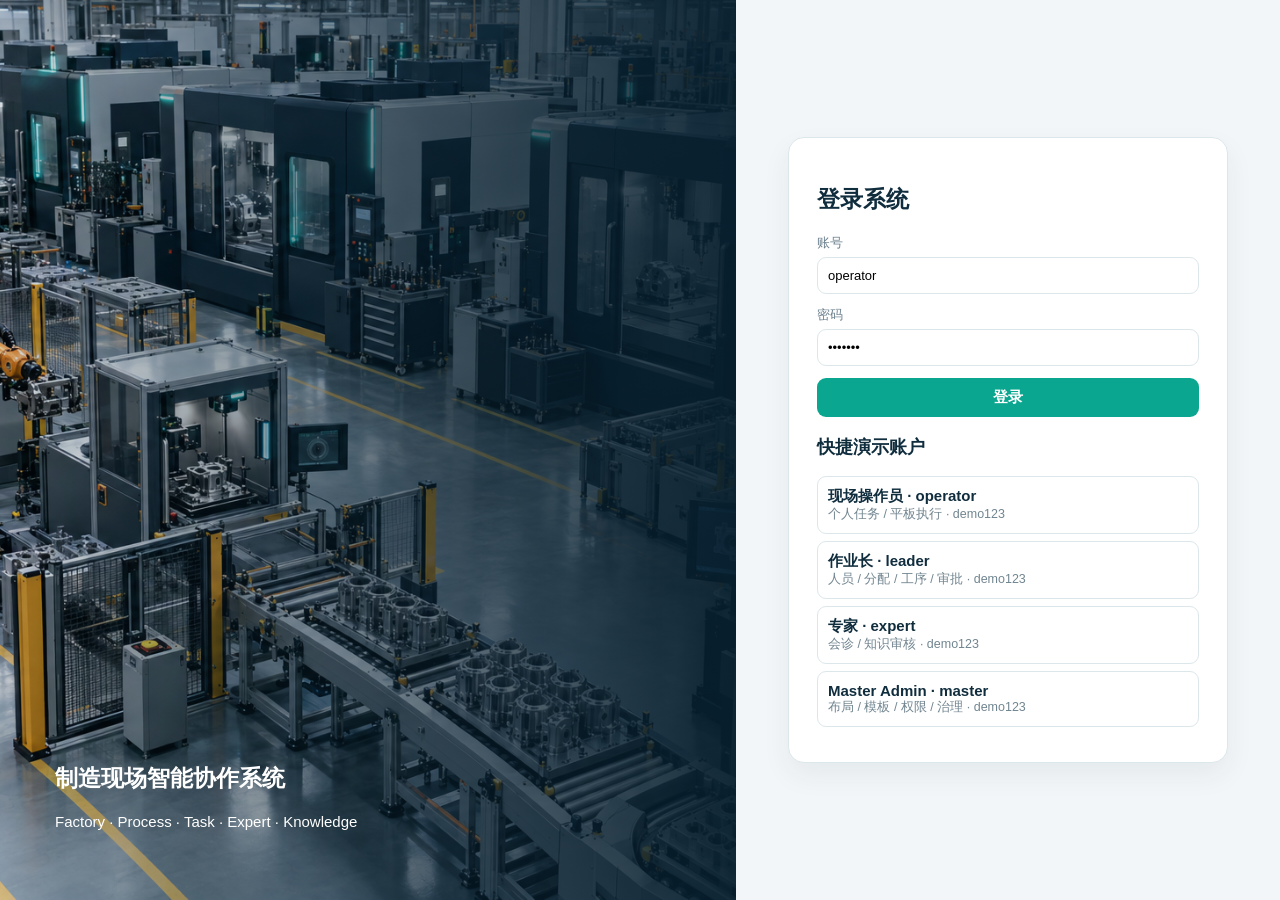
<file: index.html>
<!doctype html><html><head><meta charset="utf-8"><meta name="viewport" content="width=device-width,initial-scale=1"><link rel="stylesheet" href="style.css"><title>Industrial AI</title></head><body><div class="login"><section class="hero"><div><h1>制造现场智能协作系统</h1><p>Factory · Process · Task · Expert · Knowledge</p></div></section><section class="pane"><div class="card loginbox"><h1>登录系统</h1><div class="field"><label>账号<input id="u" value="operator"></label></div><div class="field"><label>密码<input id="p" type="password" value="demo123"></label></div><button class="btn" style="width:100%" id="login">登录</button><h3>快捷演示账户</h3><div id="quick"></div></div></section></div><script>const A=[['operator','现场操作员','个人任务 / 平板执行'],['leader','作业长','人员 / 分配 / 工序 / 审批'],['expert','专家','会诊 / 知识审核'],['master','Master Admin','布局 / 模板 / 权限 / 治理']];quick.innerHTML=A.map(x=>`<div class="quick" data-u="${x[0]}"><b>${x[1]} · ${x[0]}</b><small>${x[2]} · demo123</small></div>`).join('');document.querySelectorAll('.quick').forEach(x=>x.onclick=()=>{u.value=x.dataset.u;p.value='demo123'});function go(){if(p.value!=='demo123'||!A.some(x=>x[0]===u.value))return alert('密码 demo123');localStorage.role=u.value;location='system.html?page=home'}login.onclick=go;p.onkeydown=e=>{if(e.key==='Enter')go()}</script></body></html>
</file>
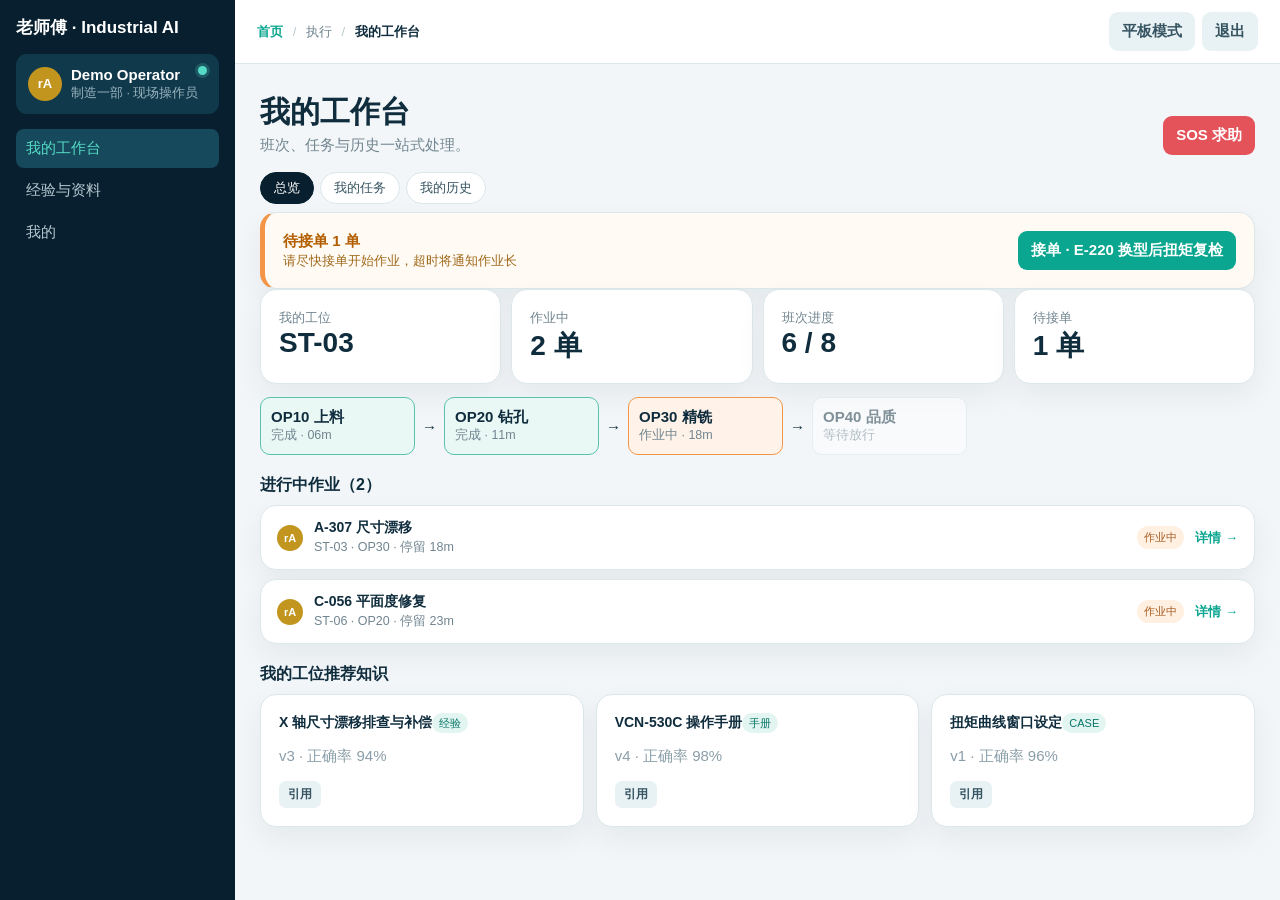
<file: system.html>
<!doctype html><html><head><meta charset="utf-8"><meta name="viewport" content="width=device-width,initial-scale=1"><link rel="stylesheet" href="style.css"><title>Industrial AI</title></head><body><aside class="side"><div class="brand">老师傅 · Industrial AI</div><div class="profile" id="prof"></div><nav class="nav" id="nav"></nav></aside><div class="app"><header class="top"><div class="crumb" id="crumb"></div><div class="actions"><button class="btn ghost" id="tablet">平板模式</button><button class="btn ghost" onclick="location='index.html'">退出</button></div></header><main class="content" id="content"></main></div><script src="app.js"></script></body></html>
</file>
<file: style.css>
*{box-sizing:border-box}body{margin:0;font:15px Arial,"Microsoft YaHei",sans-serif;background:#f3f6f8;color:#102d3e}button,input,select,textarea{font:inherit}button,.quick,.task,.node{cursor:pointer}.login{min-height:100vh;display:grid;grid-template-columns:1.15fr .85fr;background:#071f2e}.hero{background:linear-gradient(90deg,#071f2e22,#071f2ef0),url(factory.png) center/cover;display:flex;align-items:end;padding:55px;color:#fff}.pane{display:grid;place-items:center;padding:30px;background:#f3f6f8}.card{background:#fff;border:1px solid #dce7eb;border-radius:16px;padding:18px;box-shadow:0 12px 28px #12374610}.loginbox{width:min(440px,100%);padding:28px}.field{margin:12px 0}.field label{display:block;color:#6c818e;font-size:13px}.field input,.field select,.field textarea{width:100%;padding:10px;border:1px solid #dce7eb;border-radius:9px;margin-top:5px}.btn{border:0;border-radius:9px;padding:10px 13px;background:#0aa68f;color:white;font-weight:700}.ghost{background:#e8f1f3;color:#365462}.red{background:#e4525a}.quick{padding:10px;border:1px solid #dce7eb;border-radius:9px;margin:7px 0}.quick:hover{border-color:#0aa68f;background:#effaf7}.quick b,.quick small{display:block}.quick small{color:#718590}.side{position:fixed;inset:0 auto 0 0;width:235px;background:#071f2e;color:#fff;padding:16px}.brand{font-weight:800;font-size:17px;margin-bottom:15px}.profile{background:#10394b;border-radius:11px;padding:12px;margin-bottom:15px}.profile small{color:#9cb5c0}.nav a{display:block;color:#b5c8d0;text-decoration:none;padding:10px;border-radius:8px;margin:3px 0}.nav a.on,.nav a:hover{background:#15495b;color:#55dbc5}.app{margin-left:235px}.top{height:64px;background:#fff;border-bottom:1px solid #dce7eb;display:flex;align-items:center;padding:0 22px}.crumb{color:#718590;font-size:13px}.actions{margin-left:auto;display:flex;gap:7px}.content{max-width:1380px;margin:auto;padding:25px}.head{display:flex;justify-content:space-between;align-items:end;margin-bottom:17px}.head h1{font-size:30px;margin:3px 0}.head p{margin:0;color:#718590}.stats{display:grid;grid-template-columns:repeat(4,1fr);gap:10px;margin-bottom:13px}.stat b{display:block;font-size:28px}.stat small{color:#718590}.grid2{display:grid;grid-template-columns:1.35fr .65fr;gap:12px}.grid3{display:grid;grid-template-columns:repeat(3,1fr);gap:12px}.table{width:100%;border-collapse:collapse}.table th,.table td{text-align:left;padding:11px;border-bottom:1px solid #e6edef;font-size:13px}.table th{color:#718590}.task:hover{background:#eff9f7}.badge{padding:4px 7px;border-radius:12px;background:#e2f5f1;color:#087568;font-size:11px}.warn{background:#fff0e2;color:#a45a20}.danger{background:#ffe3e5;color:#a93138}.flow{display:flex;align-items:center;gap:7px;overflow:auto;margin:12px 0}.step{min-width:155px;background:#fff;border:1px solid #dce7eb;border-radius:10px;padding:10px}.done{background:#eaf8f5;border-color:#58c2ae}.current{background:#fff3e9;border-color:#f39446}.locked{opacity:.5}.step small{display:block;color:#718590}.factory{height:540px;background:linear-gradient(#071f2e55,#071f2e55),url(factory.png) center/cover;border-radius:16px;position:relative;overflow:hidden}.node{position:absolute;background:#092c3ddd;color:#fff;border:2px solid #0aa68f;border-radius:11px;padding:11px;min-width:150px}.node small{display:block;color:#bdd0d7}.node.circle{width:130px;height:130px;border-radius:50%;display:grid;align-content:center;text-align:center}.node.diamond{width:115px;height:115px;transform:rotate(45deg);display:grid;align-content:center;text-align:center;border-color:#f39446}.node.diamond>*{transform:rotate(-45deg)}.node.sos{border-color:#e4525a}.tabs{display:flex;gap:7px;margin:12px 0}.tabs button{padding:9px 12px;border:1px solid #dce7eb;border-radius:8px;background:#fff}.tabs .on{background:#071f2e;color:#fff}.cv-bar{display:flex;gap:7px;align-items:center;flex-wrap:wrap;margin-bottom:12px}.cv-add{background:#fff;border:1px solid var(--c);color:var(--c)}.cv-add:hover{background:var(--c);color:#fff}.cv-hint{color:#8a9ea9;font-size:12px;margin:0 6px}.cv-main{display:grid;grid-template-columns:minmax(0,1fr) 250px;gap:14px}.cv-stage{position:relative;height:600px;overflow:auto;background-color:#eef3f5;background-image:radial-gradient(#aec1c8 1px,transparent 1px);background-size:20px 20px;border:1px solid #cfdde2;border-radius:13px}#cv-nodes{position:absolute;inset:0;pointer-events:none}.cv-svg{position:absolute;inset:0;width:100%;height:100%;pointer-events:none}.cv-hit{fill:none;stroke:transparent;stroke-width:16;pointer-events:stroke;cursor:pointer}.cv-edge{fill:none;stroke:#5b7684;stroke-width:2}.cv-edge.sel{stroke:#e4525a;stroke-width:3}.cv-ghost{fill:none;stroke:#0aa68f;stroke-width:2;stroke-dasharray:6 4;pointer-events:none}.cv-node{position:absolute;background:#fff;border:2px solid var(--c);border-radius:10px;padding:9px 12px;cursor:move;user-select:none;box-shadow:0 4px 12px #12374614;z-index:1;pointer-events:auto}.cv-node.sel{box-shadow:0 0 0 3px color-mix(in srgb,var(--c) 30%,transparent),0 4px 12px #12374614}.cv-tag{display:block;font-size:11px;font-weight:700;color:var(--c)}.cv-name{display:block;font-size:13px;margin-top:2px;max-width:132px;white-space:nowrap;overflow:hidden;text-overflow:ellipsis}.cv-note{display:block;font-size:11px;color:#8a9ea9;max-width:132px;white-space:nowrap;overflow:hidden;text-overflow:ellipsis}.cv-x{position:absolute;top:-9px;right:-9px;width:18px;height:18px;border-radius:50%;background:#e4525a;color:#fff;font:700 12px/18px Arial;text-align:center;display:none;cursor:pointer}.cv-node:hover .cv-x{display:block}.cv-port{position:absolute;width:11px;height:11px;border-radius:50%;background:#fff;border:2px solid var(--c);display:none;cursor:crosshair;z-index:2}.cv-node:hover .cv-port,.cv-node.sel .cv-port{display:block}.cv-port[data-p=l]{left:-6px;top:calc(50% - 6px)}.cv-port[data-p=r]{right:-6px;top:calc(50% - 6px)}.cv-port[data-p=t]{top:-6px;left:calc(50% - 6px)}.cv-port[data-p=b]{bottom:-6px;left:calc(50% - 6px)}.sh-pill{border-radius:999px;text-align:center;padding:9px 14px}.sh-pill .cv-name{max-width:92px}.sh-diamond{border:0;background:transparent;padding:0;box-shadow:none;display:grid;place-content:center;text-align:center;isolation:isolate;height:110px}.sh-diamond::before{content:'';position:absolute;inset:16px;background:#fff;border:2px solid var(--c);border-radius:12px;transform:rotate(45deg);z-index:-1}.sh-diamond .cv-name{max-width:76px}.cv-props{background:#fff;border:1px solid #dce7eb;border-radius:13px;padding:16px;height:600px;overflow:auto}.cv-props h3{margin:0 0 12px}.cv-tip{color:#718590;font-size:12px;line-height:2.1;margin:0}.cv-meta{color:#718590;font-size:12px}.cv-rename{width:92%;font-weight:700;font-size:13px;border:1px solid var(--c);border-radius:6px;padding:2px 5px;margin-top:2px}.cv-toast{position:fixed;left:50%;bottom:26px;transform:translate(-50%,12px);background:#071f2e;color:#fff;font-size:13px;padding:9px 16px;border-radius:9px;opacity:0;pointer-events:none;transition:.25s;z-index:99}.cv-toast.show{opacity:1;transform:translate(-50%,0)}@media(max-width:980px){.cv-main{grid-template-columns:1fr}.cv-props{height:auto;max-height:280px}}.toolbar{display:flex;gap:7px;flex-wrap:wrap;margin:10px 0}.tablet .side{display:none}.tablet .app{margin-left:0}.tablet .content{max-width:1050px}.tablet .btn{min-height:44px}.detail{display:grid;grid-template-columns:1fr 340px;gap:12px}.timeline{border-left:2px solid #b9e6dd;padding-left:17px}.timeline p{margin:15px 0}.imgcard{width:100%;height:150px;object-fit:cover;border-radius:11px}@media(max-width:850px){.login{grid-template-columns:1fr}.hero{display:none}.side{display:none}.app{margin-left:0}.stats,.grid3{grid-template-columns:1fr 1fr}.grid2,.detail{grid-template-columns:1fr}.content{padding:15px}}@media(max-width:550px){.stats,.grid3{grid-template-columns:1fr}}
.crumb a{color:#0aa68f;text-decoration:none;font-weight:700}.crumb a:hover{text-decoration:underline}.crumb i{margin:0 6px;color:#b9c9d0;font-style:normal}.crumb b{color:#102d3e}
.head-a{display:flex;gap:7px;align-items:center}
.badge.dim{background:#eef3f5;color:#8a9ea9}
.avatar{display:inline-flex;width:26px;height:26px;border-radius:50%;background:var(--a,#0aa68f);color:#fff;font:700 11px/26px Arial;text-align:center;justify-content:center;vertical-align:middle;font-style:normal;flex:none}
.stats .stat i{display:block;font-style:normal;color:#718590;font-size:11px;margin-top:3px}
.chips{display:flex;gap:6px;flex-wrap:wrap;margin:8px 0}
.chip{border:1px solid #dce7eb;background:#fff;border-radius:999px;padding:6px 13px;font-size:13px;color:#365462;cursor:pointer}
.chip:hover{border-color:#0aa68f}
.chip.on{background:#071f2e;color:#fff;border-color:#071f2e}
.chip.static{cursor:default;background:#effaf7;border-color:#bfe8df;color:#0a7d6a}
.filters{display:flex;gap:14px;flex-wrap:wrap;margin:10px 0}
.filters label{display:flex;align-items:center;gap:6px;color:#6c818e;font-size:13px}
.filters select{padding:6px 9px;border:1px solid #dce7eb;border-radius:8px;background:#fff}
.trow{display:flex;align-items:center;gap:11px;padding:13px 16px;margin:9px 0}
.trow .tinfo{flex:1;min-width:0}.trow .tinfo b{display:block;font-size:14px}.trow .tinfo small{color:#718590}
.trow .ttime{color:#8a9ea9;font-size:12px}
.trow .go{color:#0aa68f;font-size:13px;font-weight:700}
.trow.sm{padding:9px 11px;margin:6px 0}
.trow:hover{border-color:#0aa68f}
.sect{margin:20px 0 9px;font-size:16px}
.gap{height:10px}
.link{color:#0aa68f;cursor:pointer;font-weight:700}
.acts{display:flex;gap:5px;flex-wrap:wrap}
.empty{color:#8a9ea9;text-align:center;padding:22px}
.sm2{padding:5px 9px;font-size:12px;border-radius:7px}
.insel{padding:5px 7px;border:1px solid #dce7eb;border-radius:7px;background:#fff;font-size:13px}
.dim{color:#8a9ea9}
.docgrid{display:grid;grid-template-columns:repeat(auto-fill,minmax(280px,1fr));gap:12px}
.doc .doc-h{display:flex;justify-content:space-between;align-items:center;gap:8px}
.doc .doc-a{display:flex;gap:6px;margin-top:10px;flex-wrap:wrap;align-items:center}
.doc-h b{font-size:14px}
.mini-cv{position:relative;height:300px;background:#eef3f5;background-image:radial-gradient(#aec1c8 1px,transparent 1px);background-size:16px 16px;border-radius:10px;overflow:hidden;margin:10px 0}
.mnode{position:absolute;background:#fff;border:2px solid var(--c);border-radius:8px;padding:4px 8px;font-size:11px;font-weight:700;color:#102d3e}
.mnode i{display:inline-block;transform:rotate(-45deg);font-style:normal}
#modal{position:fixed;inset:0;z-index:200;display:none}
#modal.open{display:block}
#modal .mask{position:absolute;inset:0;background:#071f2e66;backdrop-filter:blur(2px)}
#modal .mbox{position:absolute;left:50%;top:50%;transform:translate(-50%,-50%);width:min(620px,92vw);max-height:86vh;overflow:auto;background:#fff;border-radius:16px;padding:20px;box-shadow:0 24px 60px #071f2e55}
.mhead{display:flex;justify-content:space-between;align-items:center;margin-bottom:8px}
.mx{border:0;background:#eef3f5;width:28px;height:28px;border-radius:50%;font-size:15px;cursor:pointer;color:#365462}
.smx{width:20px;height:20px;line-height:18px;font-size:12px;flex:none}
.macts{display:flex;gap:8px;margin-top:14px}
.pick{display:flex;align-items:center;gap:8px;border:1px solid #dce7eb;border-radius:10px;padding:9px 11px;margin:7px 0;cursor:pointer}
.pick:hover{border-color:#0aa68f}
.pick small{color:#718590}
textarea{min-height:70px;resize:vertical}
.chain{display:flex;align-items:center;gap:8px;flex-wrap:wrap;margin:10px 0}
.chstep{border:1px solid #dce7eb;border-radius:11px;padding:8px 10px;background:#fafcfd}
.chstep small{color:#0aa68f;font-weight:700;font-size:11px}
.chrow{display:flex;gap:5px;align-items:center}
.chrow select{border:1px solid #dce7eb;border-radius:7px;padding:4px 6px;font-size:12px;background:#fff}
.chain .arr{color:#8a9ea9}
.hbar{display:flex;align-items:center;gap:10px;margin:9px 0}
.hbar span{width:150px;font-size:13px;color:#365462;flex:none}
.hb-t{flex:1;height:10px;background:#eef3f5;border-radius:999px;overflow:hidden}
.hb-t i{display:block;height:100%;background:#0aa68f;border-radius:999px}
.hbar b{width:44px;text-align:right;font-size:13px}
.chart{width:100%;height:auto;display:block}
.vid .vid-head{display:flex;justify-content:space-between;align-items:center;gap:10px;flex-wrap:wrap;margin-bottom:10px}
.vid .vid-head h3{margin:0}
.vid-grid{display:grid;grid-template-columns:1.5fr 1fr;gap:14px}
.vid-screen{background:#071f2e;border-radius:12px;overflow:hidden}
.vframe{display:block;width:100%;height:auto}
.vid-ctl{display:flex;align-items:center;gap:10px;margin-top:10px}
.vid-bar{flex:1;height:8px;background:#e2ecef;border-radius:999px;cursor:pointer;position:relative;overflow:hidden}
.vid-bar i{display:block;height:100%;width:0;background:linear-gradient(90deg,#0aa68f,#55dbc5);border-radius:999px}
.vid-time{font-size:12px;color:#718590;white-space:nowrap}
.vid-steps{list-style:none;margin:0;padding:0;max-height:230px;overflow:auto}
.vid-steps li{border:1px solid #e2ecef;border-left:4px solid #dce7eb;border-radius:9px;padding:8px 11px;margin:7px 0;cursor:pointer}
.vid-steps li b{font-size:13px;display:block}
.vid-steps li small{color:#718590;font-size:12px}
.vid-steps li.on{border-left-color:#0aa68f;background:#effaf7}
.floor-wrap{display:grid;grid-template-columns:1.7fr 1fr;gap:14px;margin-top:10px}
.factory.tall{height:430px}
.fnode{position:absolute;width:132px;background:#092c3ddd;color:#fff;border:2px solid var(--c,#0aa68f);border-radius:11px;padding:9px 10px;cursor:pointer;transition:opacity .2s}
.fnode small{display:block;color:#bdd0d7;font-size:11px;white-space:nowrap;overflow:hidden;text-overflow:ellipsis}
.fnode.dim{opacity:.22}
.fnode.sel{outline:3px solid #55dbc5}
.fbadge{display:inline-block;margin-top:5px;font-size:11px;background:var(--c);color:#071f2e;border-radius:999px;padding:2px 8px;font-weight:700}
.pdot{position:absolute;top:-11px;right:-9px;background:#f2c14e;color:#071f2e;font:700 10px/20px Arial;width:20px;height:20px;border-radius:50%;text-align:center;font-style:normal;border:2px solid #fff}
.sidecard{position:sticky;top:10px}
.loop{display:flex;align-items:center;gap:9px;flex-wrap:wrap;border:1px solid #e2ecef;border-radius:11px;padding:10px 12px;margin:9px 0}
.lstage{background:#effaf7;border:1px solid #bfe8df;color:#0a7d6a;border-radius:999px;padding:5px 12px;font-size:12px;font-weight:700}
.lstage.done{background:#e8f1f3;border-color:#cfdde2;color:#365462}
.loop .arr{color:#8a9ea9}
.cv-docname{border:1px solid #cfdde2;border-radius:9px;padding:8px 11px;font-weight:700;min-width:190px}
@media(max-width:980px){.vid-grid,.floor-wrap{grid-template-columns:1fr}.hbar span{width:105px}}

.pfrow{display:flex;align-items:center;gap:9px}
.pfrow .avatar{width:34px;height:34px;font-size:13px;line-height:34px}
.profile{position:relative}
.on-dot{position:absolute;top:12px;right:12px;width:9px;height:9px;border-radius:50%;background:#55dbc5;box-shadow:0 0 0 3px #55dbc533}
.trow.todo{border-left:4px solid #f39446;background:#fffaf3}
.trow.alarm{border-left:4px solid #e4525a;background:#fff5f6}
.alarm-h{color:#e4525a}
.todo-band{display:flex;justify-content:space-between;align-items:center;gap:12px;border-left:5px solid #f39446;background:#fffaf3;flex-wrap:wrap}
.todo-band b{font-size:15px;color:#b25e00;display:block}
.todo-band small{color:#a06a1c}
.todo-acts{display:flex;gap:7px;flex-wrap:wrap}
.pager{display:flex;align-items:center;gap:12px;justify-content:center;margin:14px 0 4px}
.pager span{color:#718590;font-size:13px}
.pager button[disabled]{opacity:.4;cursor:default}
.medges{position:absolute;inset:0;width:100%;height:100%;pointer-events:none}
.medges line{stroke:#5b7684;stroke-width:1.6;marker-end:url(#marr)}
.cv-ava{position:absolute;top:-11px;left:-9px;width:20px;height:20px;border-radius:50%;background:#f2c14e;color:#071f2e;font:700 10px/20px Arial;text-align:center;font-style:normal;border:2px solid #fff;z-index:3}

.avatar img{width:100%;height:100%;border-radius:50%;object-fit:cover}
.cpt{cursor:pointer;transition:r .15s}
.cpt:hover{stroke:#0aa68f;stroke-width:2.5}
#chart-tip{position:fixed;display:none;z-index:300;background:#071f2e;color:#fff;font-size:12px;padding:6px 10px;border-radius:8px;pointer-events:none;box-shadow:0 6px 18px #071f2e44;white-space:nowrap}
.trow,.fnode,.doc,.me-card,.tinfo{cursor:pointer}
.factory.tall{height:560px}
.floor-wrap{grid-template-columns:2fr 1fr}
.ld-top{display:grid;grid-template-columns:1.5fr 1fr;gap:14px;margin-bottom:14px}
.ld-head{display:flex;justify-content:space-between;align-items:center;gap:10px;flex-wrap:wrap}
.ld-head h3{margin:0}
.ld-right .krow{display:flex;justify-content:space-between;align-items:center;padding:10px 0;border-bottom:1px dashed #e2ecef}
.ld-right .krow:last-child{border-bottom:0}
.ld-right .krow b{color:#0aa68f;font-size:16px}
.tabbar{display:flex;justify-content:flex-end;margin-bottom:9px}
.me-card{text-align:center;padding:26px 18px}
.me-card .me-ava{display:flex;justify-content:center;margin-bottom:8px}
.me-card .me-ava .avatar{width:86px;height:86px;font-size:26px}
</file>
